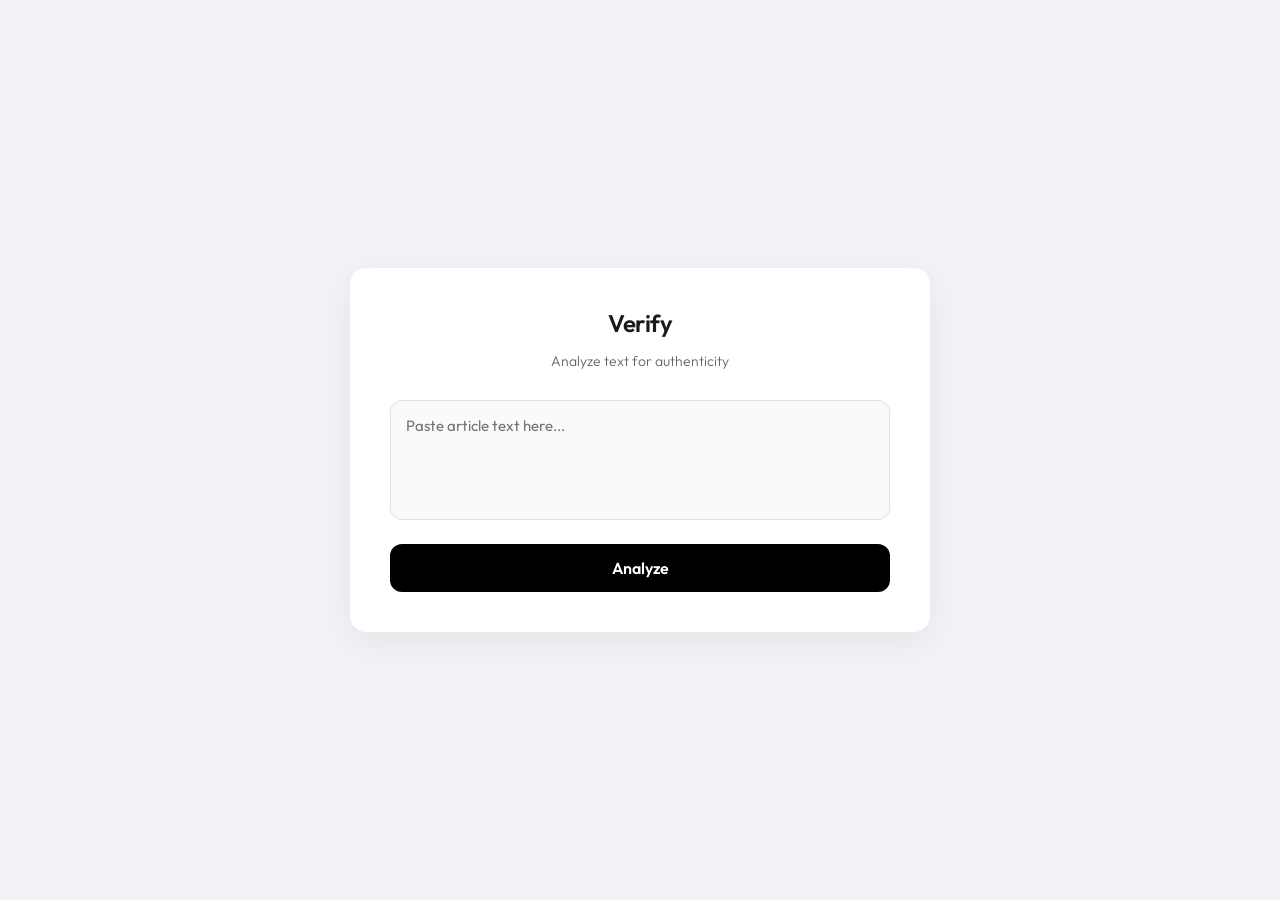
<file: template/index.html>
<!DOCTYPE html>
<html lang="en">
<head>
    <meta charset="UTF-8">
    <meta name="viewport" content="width=device-width, initial-scale=1.0">
    <title>Truth Filter</title>
    <link href="https://fonts.googleapis.com/css2?family=Outfit:wght@300;400;600&display=swap" rel="stylesheet">
    
    <style>
        :root {
            --bg-color: #f0f2f5;
            --card-bg: #ffffff;
            --text-main: #1a1a1a;
            --text-muted: #666666;
            --accent: #000000;
            --accent-hover: #333333;
        }

        body { 
            font-family: 'Outfit', sans-serif; 
            background-color: var(--bg-color); 
            color: var(--text-main); 
            display: flex; 
            justify-content: center; 
            align-items: center;
            min-height: 100vh;
            margin: 0;
            padding: 20px;
            box-sizing: border-box;
        }

        .container { 
            background: var(--card-bg); 
            padding: 40px; 
            border-radius: 16px; 
            box-shadow: 0 10px 30px rgba(0,0,0,0.05); 
            width: 100%; 
            max-width: 500px; 
            text-align: center;
        }

        h2 { 
            font-weight: 600;
            font-size: 24px;
            margin: 0 0 5px 0; 
            letter-spacing: -0.5px;
        }

        p.subtitle {
            color: var(--text-muted);
            font-weight: 300;
            font-size: 14px;
            margin-bottom: 30px;
        }

        textarea { 
            width: 100%; 
            height: 120px; 
            padding: 15px; 
            border: 1px solid #e1e1e1; 
            border-radius: 12px; 
            box-sizing: border-box; 
            font-family: inherit; 
            font-weight: 400;
            font-size: 15px;
            resize: none; 
            margin-bottom: 20px;
            background-color: #fafafa;
            transition: border 0.3s;
        }

        textarea:focus {
            outline: none;
            border-color: var(--accent);
        }

        button { 
            background-color: var(--accent); 
            color: white; 
            border: none; 
            padding: 14px 24px; 
            font-size: 16px; 
            font-family: inherit;
            font-weight: 600;
            border-radius: 12px; 
            cursor: pointer; 
            width: 100%;
            transition: all 0.2s ease; 
        }

        button:hover { 
            background-color: var(--accent-hover);
            transform: translateY(-1px);
        }

        .result { 
            margin-top: 25px; 
            padding: 20px; 
            border-radius: 12px; 
            font-size: 16px; 
            font-weight: 400;
            display: none; /* Hidden by default */
            justify-content: space-between;
            align-items: center;
        }
        
        .result span { font-weight: 600; font-size: 18px; }
        .result.Fake { display: flex; background-color: #fff0f0; color: #d32f2f; } 
        .result.Real { display: flex; background-color: #f0fdf4; color: #16a34a; } 
        
        .error { color: #d32f2f; font-size: 14px; margin-top: 15px; display: none; }
    </style>
</head>
<body>
    <div class="container">
        <h2>Verify</h2>
        <p class="subtitle">Analyze text for authenticity</p>
        
        <form id="analyzerForm">
            <textarea id="newsText" placeholder="Paste article text here..." required></textarea>
            <button type="submit" id="submitBtn">Analyze</button>
        </form>

        <p class="error" id="errorBlock"></p>

        <div class="result" id="resultBlock">
            <span id="labelOutput"></span>
            <div id="confidenceOutput"></div>
        </div>
    </div>

    <script>
        document.getElementById('analyzerForm').addEventListener('submit', async (e) => {
            e.preventDefault();
            
            const text = document.getElementById('newsText').value;
            const submitBtn = document.getElementById('submitBtn');
            const resultBlock = document.getElementById('resultBlock');
            const errorBlock = document.getElementById('errorBlock');

            // Reset UI states
            errorBlock.style.display = 'none';
            resultBlock.className = 'result'; // Clear Fake/Real classes
            submitBtn.textContent = 'Analyzing...';
            submitBtn.disabled = true;

            try {
                // Fetching data directly from your running background Flask app
                const response = await fetch('http://127.0.0.1:5000/api/analyze', {
                    method: 'POST',
                    headers: { 'Content-Type': 'application/json' },
                    body: JSON.stringify({ news_text: text })
                });

                const data = await response.json();

                if (!response.ok) {
                    throw new Error(data.error || 'Server error occurred.');
                }

                // Update and show results block
                document.getElementById('labelOutput').textContent = data.display_label;
                document.getElementById('confidenceOutput').textContent = `${(data.score * 100).toFixed(1)}% confident`;
                resultBlock.classList.add(data.display_label);

            } catch (err) {
                errorBlock.textContent = err.message;
                errorBlock.style.display = 'block';
            } finally {
                submitBtn.textContent = 'Analyze';
                submitBtn.disabled = false;
            }
        });
    </script>
</body>
</html>
</file>
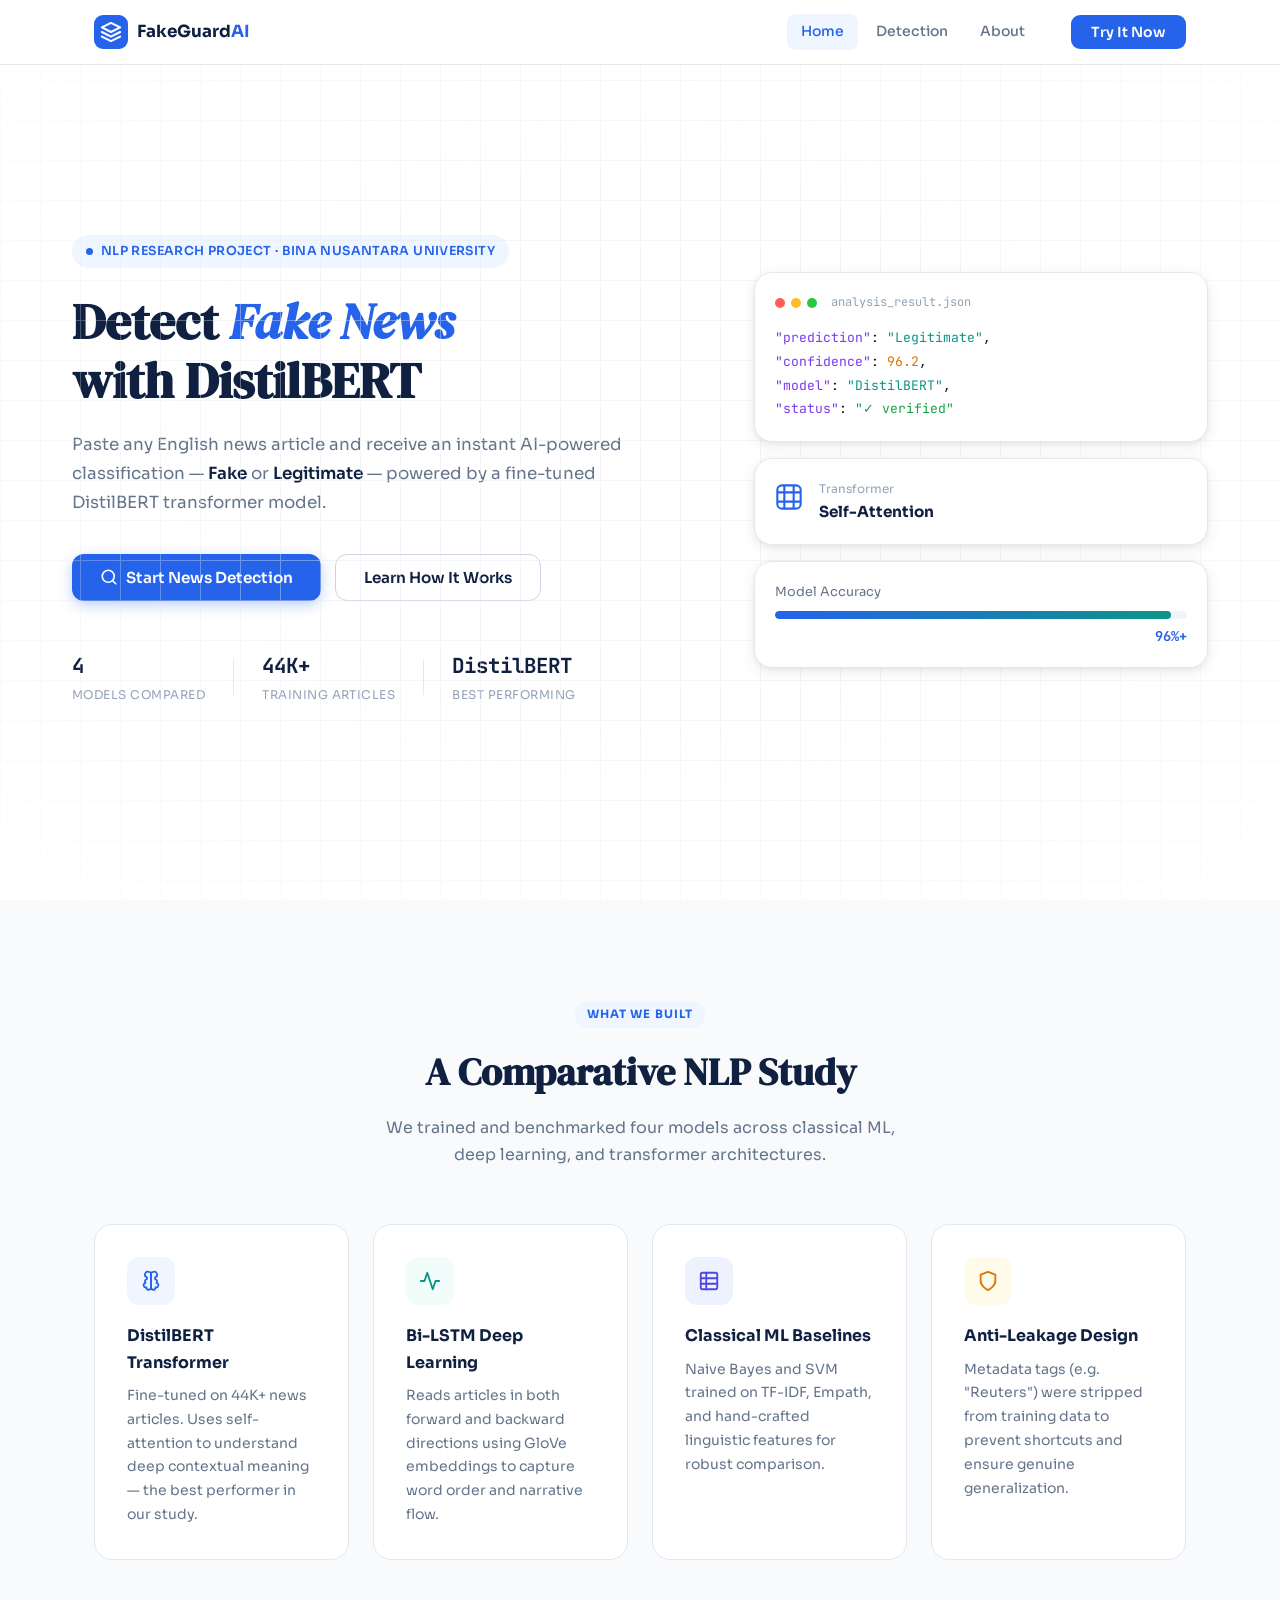
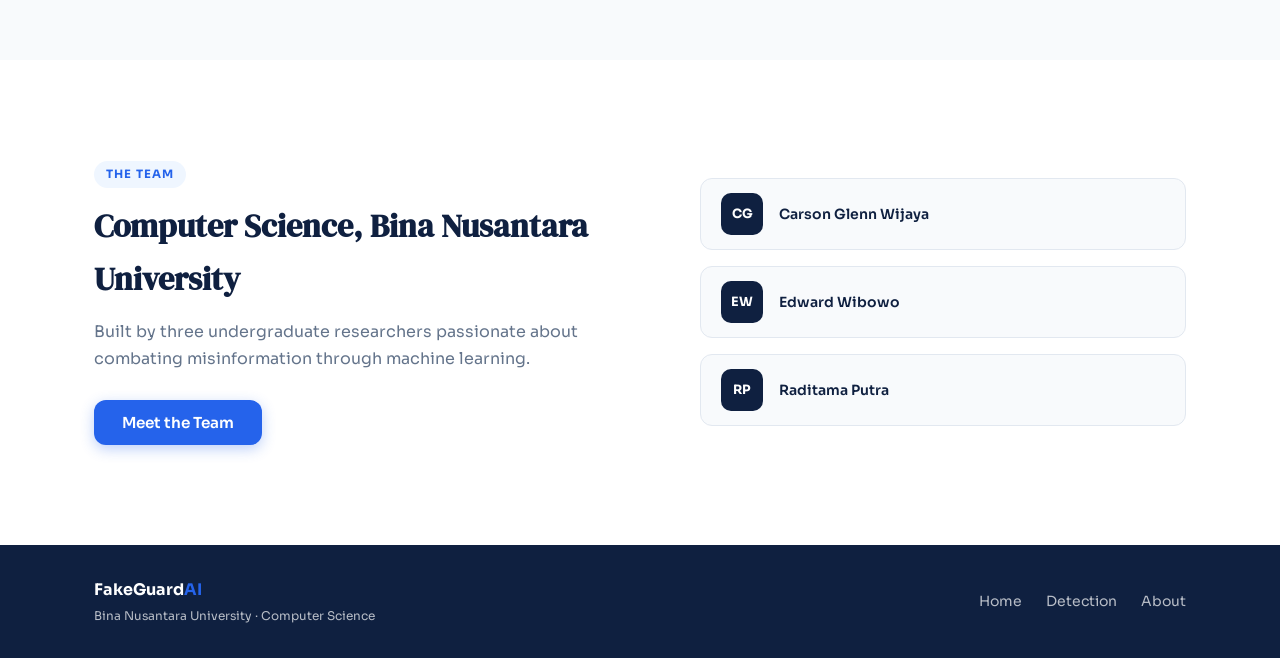
<file: frontend/public/index.html>
<!DOCTYPE html>
<html lang="en">
<head>
  <meta charset="UTF-8" />
  <meta name="viewport" content="width=device-width, initial-scale=1.0" />
  <title>Fake News Detection — DistilBERT</title>
  <link rel="stylesheet" href="style.css" />
  <link rel="preconnect" href="https://fonts.googleapis.com" />
  <link rel="preconnect" href="https://fonts.gstatic.com" crossorigin />
  <link href="https://fonts.googleapis.com/css2?family=Sora:wght@300;400;500;600;700&family=DM+Serif+Display:ital@0;1&family=JetBrains+Mono:wght@400;500&display=swap" rel="stylesheet" />
</head>
<body>

  <!-- ===== NAVBAR ===== -->
  <nav class="navbar" id="navbar">
    <div class="nav-container">
      <a href="#home" class="nav-logo" onclick="showPage('home')">
        <span class="logo-icon">
          <svg width="22" height="22" viewBox="0 0 24 24" fill="none" stroke="currentColor" stroke-width="2.2" stroke-linecap="round" stroke-linejoin="round">
            <path d="M12 2L2 7l10 5 10-5-10-5z"/><path d="M2 17l10 5 10-5"/><path d="M2 12l10 5 10-5"/>
          </svg>
        </span>
        <span class="logo-text">FakeGuard<span class="logo-accent">AI</span></span>
      </a>
      <div class="nav-links" id="navLinks">
        <a href="#" class="nav-link active" data-page="home" onclick="showPage('home')">Home</a>
        <a href="#" class="nav-link" data-page="detect" onclick="showPage('detect')">Detection</a>
        <a href="#" class="nav-link" data-page="about" onclick="showPage('about')">About</a>
      </div>
      <button class="nav-cta" onclick="showPage('detect')">Try It Now</button>
      <button class="hamburger" id="hamburger" aria-label="Toggle menu">
        <span></span><span></span><span></span>
      </button>
    </div>
  </nav>

  <!-- ===== PAGE: HOME ===== -->
  <div class="page active" id="page-home">

    <!-- Hero -->
    <section class="hero" id="home">
      <div class="hero-bg-grid"></div>
      <div class="hero-content">
        <div class="hero-badge">
          <span class="badge-dot"></span>
          NLP Research Project · Bina Nusantara University
        </div>
        <h1 class="hero-title">
          Detect <em>Fake News</em><br>with DistilBERT
        </h1>
        <p class="hero-subtitle">
          Paste any English news article and receive an instant AI-powered classification — <strong>Fake</strong> or <strong>Legitimate</strong> — powered by a fine-tuned DistilBERT transformer model.
        </p>
        <div class="hero-actions">
          <button class="btn-primary" onclick="showPage('detect')">
            <svg width="18" height="18" viewBox="0 0 24 24" fill="none" stroke="currentColor" stroke-width="2.2" stroke-linecap="round" stroke-linejoin="round"><circle cx="11" cy="11" r="8"/><path d="m21 21-4.35-4.35"/></svg>
            Start News Detection
          </button>
          <button class="btn-ghost" onclick="showPage('about')">Learn How It Works</button>
        </div>
        <div class="hero-stats">
          <div class="stat">
            <span class="stat-num">4</span>
            <span class="stat-label">Models Compared</span>
          </div>
          <div class="stat-divider"></div>
          <div class="stat">
            <span class="stat-num">44K+</span>
            <span class="stat-label">Training Articles</span>
          </div>
          <div class="stat-divider"></div>
          <div class="stat">
            <span class="stat-num">DistilBERT</span>
            <span class="stat-label">Best Performing</span>
          </div>
        </div>
      </div>
      <div class="hero-visual">
        <div class="visual-card main-card">
          <div class="vc-header">
            <span class="vc-dot red"></span>
            <span class="vc-dot yellow"></span>
            <span class="vc-dot green"></span>
            <span class="vc-title">analysis_result.json</span>
          </div>
          <div class="vc-body">
            <pre class="code-block"><span class="code-key">"prediction"</span>: <span class="code-str">"Legitimate"</span>,
<span class="code-key">"confidence"</span>: <span class="code-num">96.2</span>,
<span class="code-key">"model"</span>: <span class="code-str">"DistilBERT"</span>,
<span class="code-key">"status"</span>: <span class="code-green">"✓ verified"</span></pre>
          </div>
        </div>
        <div class="visual-card chip-card">
          <div class="chip-icon">
            <svg width="28" height="28" viewBox="0 0 24 24" fill="none" stroke="currentColor" stroke-width="1.8"><rect x="2" y="2" width="20" height="20" rx="4"/><path d="M8 2v20M16 2v20M2 8h20M2 16h20"/></svg>
          </div>
          <div>
            <div class="chip-label">Transformer</div>
            <div class="chip-value">Self-Attention</div>
          </div>
        </div>
        <div class="visual-card accuracy-card">
          <div class="acc-label">Model Accuracy</div>
          <div class="acc-bar-wrap">
            <div class="acc-bar" style="--w:96%"></div>
          </div>
          <div class="acc-num">96%+</div>
        </div>
      </div>
    </section>

    <!-- Features -->
    <section class="features">
      <div class="container">
        <div class="section-header">
          <span class="section-tag">What We Built</span>
          <h2>A Comparative NLP Study</h2>
          <p>We trained and benchmarked four models across classical ML, deep learning, and transformer architectures.</p>
        </div>
        <div class="features-grid">
          <div class="feature-card">
            <div class="feature-icon blue">
              <svg width="22" height="22" viewBox="0 0 24 24" fill="none" stroke="currentColor" stroke-width="2" stroke-linecap="round" stroke-linejoin="round"><path d="M9.5 2A2.5 2.5 0 0 1 12 4.5v15a2.5 2.5 0 0 1-4.96-.46 2.5 2.5 0 0 1-1.004-4.964 2.5 2.5 0 0 1 1.5-4.055V8A2.5 2.5 0 0 1 9.5 2Z"/><path d="M14.5 2A2.5 2.5 0 0 0 12 4.5v15a2.5 2.5 0 0 0 4.96-.46 2.5 2.5 0 0 0 1.004-4.964A2.5 2.5 0 0 0 16.5 10V8A2.5 2.5 0 0 0 14.5 2Z"/></svg>
            </div>
            <h3>DistilBERT Transformer</h3>
            <p>Fine-tuned on 44K+ news articles. Uses self-attention to understand deep contextual meaning — the best performer in our study.</p>
          </div>
          <div class="feature-card">
            <div class="feature-icon teal">
              <svg width="22" height="22" viewBox="0 0 24 24" fill="none" stroke="currentColor" stroke-width="2" stroke-linecap="round" stroke-linejoin="round"><polyline points="22 12 18 12 15 21 9 3 6 12 2 12"/></svg>
            </div>
            <h3>Bi-LSTM Deep Learning</h3>
            <p>Reads articles in both forward and backward directions using GloVe embeddings to capture word order and narrative flow.</p>
          </div>
          <div class="feature-card">
            <div class="feature-icon indigo">
              <svg width="22" height="22" viewBox="0 0 24 24" fill="none" stroke="currentColor" stroke-width="2" stroke-linecap="round" stroke-linejoin="round"><rect x="3" y="3" width="18" height="18" rx="2"/><path d="M3 9h18M3 15h18M9 3v18"/></svg>
            </div>
            <h3>Classical ML Baselines</h3>
            <p>Naive Bayes and SVM trained on TF-IDF, Empath, and hand-crafted linguistic features for robust comparison.</p>
          </div>
          <div class="feature-card">
            <div class="feature-icon amber">
              <svg width="22" height="22" viewBox="0 0 24 24" fill="none" stroke="currentColor" stroke-width="2" stroke-linecap="round" stroke-linejoin="round"><path d="M12 22s8-4 8-10V5l-8-3-8 3v7c0 6 8 10 8 10z"/></svg>
            </div>
            <h3>Anti-Leakage Design</h3>
            <p>Metadata tags (e.g. "Reuters") were stripped from training data to prevent shortcuts and ensure genuine generalization.</p>
          </div>
        </div>
      </div>
    </section>

    <!-- Team Preview -->
    <section class="team-preview">
      <div class="container">
        <div class="tp-inner">
          <div class="tp-text">
            <span class="section-tag">The Team</span>
            <h2>Computer Science, Bina Nusantara University</h2>
            <p>Built by three undergraduate researchers passionate about combating misinformation through machine learning.</p>
            <button class="btn-primary" onclick="showPage('about'); setTimeout(()=>{ document.getElementById('team-section').scrollIntoView({behavior:'smooth'}); }, 300)">Meet the Team</button>
          </div>
          <div class="tp-members">
            <div class="tp-member">
              <div class="tp-avatar">CG</div>
              <div class="tp-name">Carson Glenn Wijaya</div>
            </div>
            <div class="tp-member">
              <div class="tp-avatar">EW</div>
              <div class="tp-name">Edward Wibowo</div>
            </div>
            <div class="tp-member">
              <div class="tp-avatar">RP</div>
              <div class="tp-name">Raditama Putra</div>
            </div>
          </div>
        </div>
      </div>
    </section>

  </div><!-- /page-home -->

  <!-- ===== PAGE: DETECT ===== -->
  <div class="page" id="page-detect">
    <section class="detect-section">
      <div class="container">
        <div class="detect-header">
          <span class="section-tag">Live Demo</span>
          <h2>News Article Analyzer</h2>
          <p>Paste a full English news article below. The model will analyze its content and classify it.</p>
        </div>

        <div class="detect-layout">
          <!-- Input Panel -->
          <div class="input-panel">
            <div class="input-card">
              <div class="input-card-header">
                <svg width="18" height="18" viewBox="0 0 24 24" fill="none" stroke="currentColor" stroke-width="2" stroke-linecap="round" stroke-linejoin="round"><path d="M14 2H6a2 2 0 0 0-2 2v16a2 2 0 0 0 2 2h12a2 2 0 0 0 2-2V8z"/><polyline points="14 2 14 8 20 8"/><line x1="16" y1="13" x2="8" y2="13"/><line x1="16" y1="17" x2="8" y2="17"/><polyline points="10 9 9 9 8 9"/></svg>
                Paste News Article
              </div>
              <textarea
                id="newsInput"
                class="news-textarea"
                placeholder="Paste an English news article here...&#10;&#10;Example: 'WASHINGTON — The Senate passed a sweeping bill on Thursday that would...'"
                spellcheck="false"
              ></textarea>
              <div class="input-meta">
                <span id="charCount">0 characters</span>
                <button class="btn-clear" id="clearBtn" onclick="clearInput()">Clear</button>
              </div>
              <button class="btn-analyze" id="analyzeBtn" onclick="analyzeArticle()">
                <svg width="18" height="18" viewBox="0 0 24 24" fill="none" stroke="currentColor" stroke-width="2.2" stroke-linecap="round" stroke-linejoin="round"><circle cx="11" cy="11" r="8"/><path d="m21 21-4.35-4.35"/></svg>
                Analyze News Article
              </button>
            </div>
          </div>

          <!-- Result Panel -->
          <div class="result-panel" id="resultPanel">

            <!-- Idle State -->
            <div class="result-idle" id="resultIdle">
              <div class="idle-icon">
                <svg width="48" height="48" viewBox="0 0 24 24" fill="none" stroke="currentColor" stroke-width="1.4" stroke-linecap="round" stroke-linejoin="round"><circle cx="12" cy="12" r="10"/><path d="M12 8v4"/><path d="M12 16h.01"/></svg>
              </div>
              <p class="idle-text">Your analysis result will appear here after you submit an article.</p>
            </div>

            <!-- Loading State -->
            <div class="result-loading" id="resultLoading" style="display:none;">
              <div class="spinner"></div>
              <p class="loading-text">Analyzing article<span class="dots"></span></p>
              <p class="loading-sub">DistilBERT is processing your text</p>
            </div>

            <!-- Result: Legitimate -->
            <div class="result-card result-legit" id="resultLegit" style="display:none;">
              <div class="result-icon-wrap legit-icon-bg">
                <svg width="36" height="36" viewBox="0 0 24 24" fill="none" stroke="currentColor" stroke-width="2.2" stroke-linecap="round" stroke-linejoin="round"><path d="M12 22s8-4 8-10V5l-8-3-8 3v7c0 6 8 10 8 10z"/><polyline points="9 12 11 14 15 10"/></svg>
              </div>
              <div class="result-label">Prediction Result</div>
              <div class="result-verdict legit-text">LEGITIMATE NEWS</div>
              <div class="confidence-wrap">
                <div class="confidence-label">Confidence Score</div>
                <div class="confidence-bar-bg">
                  <div class="confidence-bar legit-bar" id="legitBar"></div>
                </div>
                <div class="confidence-val" id="legitScore"></div>
              </div>
              <p class="result-explanation">Based on the model prediction, this article is classified as <strong>Legitimate News</strong>. The content aligns with patterns of credible reporting identified during training.</p>
              <div class="result-meta">
                <span>Model: DistilBERT</span>
                <span id="legitTime"></span>
              </div>
            </div>

            <!-- Result: Fake -->
            <div class="result-card result-fake" id="resultFake" style="display:none;">
              <div class="result-icon-wrap fake-icon-bg">
                <svg width="36" height="36" viewBox="0 0 24 24" fill="none" stroke="currentColor" stroke-width="2.2" stroke-linecap="round" stroke-linejoin="round"><circle cx="12" cy="12" r="10"/><line x1="12" y1="8" x2="12" y2="12"/><line x1="12" y1="16" x2="12.01" y2="16"/></svg>
              </div>
              <div class="result-label">Prediction Result</div>
              <div class="result-verdict fake-text">FAKE NEWS</div>
              <div class="confidence-wrap">
                <div class="confidence-label">Confidence Score</div>
                <div class="confidence-bar-bg">
                  <div class="confidence-bar fake-bar" id="fakeBar"></div>
                </div>
                <div class="confidence-val" id="fakeScore"></div>
              </div>
              <p class="result-explanation">Based on the model prediction, this article is classified as <strong>Fake News</strong>. The content exhibits linguistic patterns commonly associated with misinformation detected during training.</p>
              <div class="result-meta">
                <span>Model: DistilBERT</span>
                <span id="fakeTime"></span>
              </div>
            </div>

          </div>
        </div>

        <!-- Disclaimer -->
        <p class="detect-disclaimer">
          ⚠️ This is a university demonstration project. Results are simulated on the frontend. Backend integration is pending.
        </p>
      </div>
    </section>
  </div><!-- /page-detect -->

  <!-- ===== PAGE: ABOUT ===== -->
  <div class="page" id="page-about">
    <section class="about-hero">
      <div class="container">
        <span class="section-tag">Research Overview</span>
        <h2>About This Project</h2>
        <p class="about-intro">A comparative NLP study evaluating machine learning, deep learning, and transformer-based approaches for automated fake news detection.</p>
      </div>
    </section>

    <section class="about-body">
      <div class="container about-container">

        <!-- About Project -->
        <div class="about-block">
          <div class="about-block-icon blue">
            <svg width="22" height="22" viewBox="0 0 24 24" fill="none" stroke="currentColor" stroke-width="2" stroke-linecap="round" stroke-linejoin="round"><path d="M2 3h6a4 4 0 0 1 4 4v14a3 3 0 0 0-3-3H2z"/><path d="M22 3h-6a4 4 0 0 0-4 4v14a3 3 0 0 1 3-3h7z"/></svg>
          </div>
          <div class="about-block-content">
            <h3>What is Fake News?</h3>
            <p>Fake news refers to deliberately fabricated or misleading information intended to deceive readers and influence public opinion. The rapid growth of digital platforms has made fake news one of the most pressing challenges of the information age — it spreads faster than corrections and can cause real-world harm.</p>
            <p>Automated detection is critical because manual fact-checking cannot scale to the volume of content published online every day. NLP models like DistilBERT can analyze textual patterns at speed and scale no human team could match.</p>
          </div>
        </div>

        <!-- Model Information -->
        <div class="about-block">
          <div class="about-block-icon teal">
            <svg width="22" height="22" viewBox="0 0 24 24" fill="none" stroke="currentColor" stroke-width="2" stroke-linecap="round" stroke-linejoin="round"><rect x="2" y="2" width="20" height="20" rx="4"/><path d="M8 2v20M16 2v20M2 8h20M2 16h20"/></svg>
          </div>
          <div class="about-block-content">
            <h3>About DistilBERT</h3>
            <p>DistilBERT is a compact, faster version of Google's BERT (Bidirectional Encoder Representations from Transformers) language model. Think of it as an AI that has read millions of web pages and learned how language works — it understands not just individual words, but the <em>meaning</em> formed by words in context.</p>
            <p>For fake news detection, we fine-tuned DistilBERT on our specific dataset, teaching it the subtle linguistic differences between credible journalism and fabricated content — things like sensationalist phrasing, emotional manipulation, and lack of factual grounding.</p>
            <div class="model-chips">
              <span class="model-chip">Self-Attention Mechanism</span>
              <span class="model-chip">Contextual Embeddings</span>
              <span class="model-chip">Transfer Learning</span>
              <span class="model-chip">Fine-Tuned on Kaggle Dataset</span>
            </div>
          </div>
        </div>

        <!-- Preprocessing Pipeline -->
        <div class="about-block full-width">
          <div class="about-block-icon indigo">
            <svg width="22" height="22" viewBox="0 0 24 24" fill="none" stroke="currentColor" stroke-width="2" stroke-linecap="round" stroke-linejoin="round"><polyline points="22 12 18 12 15 21 9 3 6 12 2 12"/></svg>
          </div>
          <div class="about-block-content">
            <h3>Preprocessing Pipeline</h3>
            <p>Before feeding text to the model, each article goes through a cleaning pipeline to reduce noise and improve classification quality.</p>
            <div class="pipeline">
              <div class="pipeline-step">
                <div class="ps-num">01</div>
                <div class="ps-body">
                  <div class="ps-title">Lowercasing</div>
                  <div class="ps-desc">All text converted to lowercase for uniform token matching.</div>
                </div>
              </div>
              <div class="pipeline-arrow">→</div>
              <div class="pipeline-step">
                <div class="ps-num">02</div>
                <div class="ps-body">
                  <div class="ps-title">URL & IP Removal</div>
                  <div class="ps-desc">Web addresses and IP strings stripped to prevent irrelevant features.</div>
                </div>
              </div>
              <div class="pipeline-arrow">→</div>
              <div class="pipeline-step">
                <div class="ps-num">03</div>
                <div class="ps-body">
                  <div class="ps-title">Metadata Cleaning</div>
                  <div class="ps-desc">Publisher headers (e.g. "Reuters") removed to prevent data leakage.</div>
                </div>
              </div>
              <div class="pipeline-arrow">→</div>
              <div class="pipeline-step">
                <div class="ps-num">04</div>
                <div class="ps-body">
                  <div class="ps-title">Punctuation Removal</div>
                  <div class="ps-desc">Special characters cleaned for traditional models (preserved for transformers).</div>
                </div>
              </div>
              <div class="pipeline-arrow">→</div>
              <div class="pipeline-step">
                <div class="ps-num">05</div>
                <div class="ps-body">
                  <div class="ps-title">Tokenization</div>
                  <div class="ps-desc">Text split into tokens; DistilBERT uses its own WordPiece tokenizer.</div>
                </div>
              </div>
            </div>
          </div>
        </div>

        <!-- How Prediction Works -->
        <div class="about-block full-width">
          <div class="about-block-icon amber">
            <svg width="22" height="22" viewBox="0 0 24 24" fill="none" stroke="currentColor" stroke-width="2" stroke-linecap="round" stroke-linejoin="round"><path d="M13 2L3 14h9l-1 8 10-12h-9l1-8z"/></svg>
          </div>
          <div class="about-block-content">
            <h3>How Prediction Works</h3>
            <div class="flow">
              <div class="flow-step">
                <div class="flow-icon">📝</div>
                <div class="flow-label">User Input</div>
                <div class="flow-sub">Raw news article text</div>
              </div>
              <div class="flow-arrow">↓</div>
              <div class="flow-step">
                <div class="flow-icon">🔧</div>
                <div class="flow-label">Preprocessing</div>
                <div class="flow-sub">Clean, normalize, tokenize</div>
              </div>
              <div class="flow-arrow">↓</div>
              <div class="flow-step">
                <div class="flow-icon">🤖</div>
                <div class="flow-label">DistilBERT Model</div>
                <div class="flow-sub">Self-attention encoding</div>
              </div>
              <div class="flow-arrow">↓</div>
              <div class="flow-step">
                <div class="flow-icon">📊</div>
                <div class="flow-label">Softmax Classifier</div>
                <div class="flow-sub">Compute class probabilities</div>
              </div>
              <div class="flow-arrow">↓</div>
              <div class="flow-step highlight-step">
                <div class="flow-icon">✅</div>
                <div class="flow-label">Prediction + Confidence</div>
                <div class="flow-sub">Fake / Legitimate + score</div>
              </div>
            </div>
          </div>
        </div>

        <!-- Team Members -->
        <div class="about-block full-width" id="team-section">
          <div class="about-block-icon rose">
            <svg width="22" height="22" viewBox="0 0 24 24" fill="none" stroke="currentColor" stroke-width="2" stroke-linecap="round" stroke-linejoin="round"><path d="M17 21v-2a4 4 0 0 0-4-4H5a4 4 0 0 0-4 4v2"/><circle cx="9" cy="7" r="4"/><path d="M23 21v-2a4 4 0 0 0-3-3.87"/><path d="M16 3.13a4 4 0 0 1 0 7.75"/></svg>
          </div>
          <div class="about-block-content">
            <h3>Team Members</h3>
            <p>Department of Computer Science · Bina Nusantara University · Tangerang, Indonesia</p>
            <div class="team-grid">
              <div class="member-card">
                <div class="member-avatar">CG</div>
                <div class="member-info">
                  <div class="member-name">Carson Glenn Wijaya</div>
                  <div class="member-email">carson.wijaya@binus.ac.id</div>
                  <div class="member-dept">Dept. of Computer Science</div>
                </div>
              </div>
              <div class="member-card">
                <div class="member-avatar">EW</div>
                <div class="member-info">
                  <div class="member-name">Edward Wibowo</div>
                  <div class="member-email">edward.wibowo001@binus.ac.id</div>
                  <div class="member-dept">Dept. of Computer Science</div>
                </div>
              </div>
              <div class="member-card">
                <div class="member-avatar">RP</div>
                <div class="member-info">
                  <div class="member-name">Raditama Putra</div>
                  <div class="member-email">raditama.putra@binus.ac.id</div>
                  <div class="member-dept">Dept. of Computer Science</div>
                </div>
              </div>
            </div>
          </div>
        </div>

      </div><!-- /about-container -->
    </section>
  </div><!-- /page-about -->

  <!-- Footer -->
  <footer class="footer">
    <div class="container footer-inner">
      <div class="footer-brand">
        <span class="logo-text">FakeGuard<span class="logo-accent">AI</span></span>
        <span class="footer-sub">Bina Nusantara University · Computer Science</span>
      </div>
      <div class="footer-links">
        <a href="#" onclick="showPage('home')">Home</a>
        <a href="#" onclick="showPage('detect')">Detection</a>
        <a href="#" onclick="showPage('about')">About</a>
      </div>
    </div>
  </footer>

  <!-- Back to Top -->
  <button class="back-to-top" id="backToTop" onclick="scrollToTop()" aria-label="Back to top">
    <svg width="18" height="18" viewBox="0 0 24 24" fill="none" stroke="currentColor" stroke-width="2.5" stroke-linecap="round" stroke-linejoin="round"><polyline points="18 15 12 9 6 15"/></svg>
  </button>

  <script src="script.js"></script>
</body>
</html>
</file>
<file: frontend/public/style.css>
/* =============================================
   FakeGuard AI — style.css
   Fake News Detection · Bina Nusantara University
   ============================================= */

/* === CSS VARIABLES === */
:root {
  --navy:      #0f2040;
  --navy-mid:  #1a3560;
  --blue:      #1e4fa8;
  --blue-light:#2563eb;
  --blue-glow: #3b82f6;
  --teal:      #0d9488;
  --indigo:    #4f46e5;
  --amber:     #d97706;
  --rose:      #e11d48;
  --green:     #16a34a;
  --green-light:#dcfce7;
  --red:       #dc2626;
  --red-light: #fee2e2;
  --gray-50:   #f8fafc;
  --gray-100:  #f1f5f9;
  --gray-200:  #e2e8f0;
  --gray-300:  #cbd5e1;
  --gray-400:  #94a3b8;
  --gray-500:  #64748b;
  --gray-700:  #334155;
  --gray-900:  #0f172a;
  --white:     #ffffff;
  --shadow-sm: 0 1px 3px rgba(0,0,0,.06), 0 1px 2px rgba(0,0,0,.04);
  --shadow-md: 0 4px 16px rgba(0,0,0,.08), 0 2px 6px rgba(0,0,0,.05);
  --shadow-lg: 0 10px 40px rgba(0,0,0,.10), 0 4px 12px rgba(0,0,0,.06);
  --shadow-xl: 0 20px 60px rgba(0,0,0,.12);
  --radius-sm: 8px;
  --radius-md: 12px;
  --radius-lg: 18px;
  --radius-xl: 24px;
  --font-sans: 'Sora', sans-serif;
  --font-serif: 'DM Serif Display', serif;
  --font-mono: 'JetBrains Mono', monospace;
}

/* === RESET & BASE === */
*, *::before, *::after { box-sizing: border-box; margin: 0; padding: 0; }

html { scroll-behavior: smooth; font-size: 16px; }

body {
  font-family: var(--font-sans);
  color: var(--gray-900);
  background: var(--white);
  line-height: 1.65;
  -webkit-font-smoothing: antialiased;
}

img { max-width: 100%; display: block; }
a { text-decoration: none; color: inherit; }
button { cursor: pointer; border: none; background: none; font-family: inherit; }

/* === UTILITY === */
.container { max-width: 1140px; margin: 0 auto; padding: 0 24px; }

/* === PAGES === */
.page { display: none; }
.page.active { display: block; }

/* =============================================
   NAVBAR
   ============================================= */
.navbar {
  position: fixed; top: 0; left: 0; right: 0; z-index: 1000;
  background: rgba(255,255,255,0.92);
  backdrop-filter: blur(16px);
  -webkit-backdrop-filter: blur(16px);
  border-bottom: 1px solid var(--gray-200);
  transition: box-shadow .3s;
}
.navbar.scrolled { box-shadow: var(--shadow-md); }
.nav-container {
  max-width: 1140px; margin: 0 auto; padding: 0 24px;
  display: flex; align-items: center; gap: 32px; height: 64px;
}
.nav-logo {
  display: flex; align-items: center; gap: 9px;
  font-weight: 700; font-size: 1.05rem; color: var(--navy);
  flex-shrink: 0;
}
.logo-icon {
  width: 34px; height: 34px;
  background: var(--blue-light); color: var(--white);
  border-radius: 9px;
  display: flex; align-items: center; justify-content: center;
}
.logo-accent { color: var(--blue-light); }
.nav-links { display: flex; gap: 4px; margin-left: auto; }
.nav-link {
  font-size: .875rem; font-weight: 500;
  color: var(--gray-500); padding: 6px 14px; border-radius: 8px;
  transition: color .2s, background .2s;
}
.nav-link:hover { color: var(--navy); background: var(--gray-100); }
.nav-link.active { color: var(--blue-light); background: #eff6ff; }
.nav-cta {
  background: var(--blue-light); color: var(--white);
  padding: 8px 20px; border-radius: 9px;
  font-size: .875rem; font-weight: 600;
  transition: background .2s, transform .15s;
  white-space: nowrap; flex-shrink: 0;
}
.nav-cta:hover { background: var(--blue); transform: translateY(-1px); }
.hamburger {
  display: none; flex-direction: column; gap: 5px;
  padding: 6px; border-radius: 8px;
  transition: background .2s; margin-left: auto;
}
.hamburger:hover { background: var(--gray-100); }
.hamburger span {
  display: block; width: 22px; height: 2px;
  background: var(--navy); border-radius: 2px;
  transition: transform .3s, opacity .3s;
}
.hamburger.open span:nth-child(1) { transform: translateY(7px) rotate(45deg); }
.hamburger.open span:nth-child(2) { opacity: 0; }
.hamburger.open span:nth-child(3) { transform: translateY(-7px) rotate(-45deg); }

/* =============================================
   BUTTONS
   ============================================= */
.btn-primary {
  display: inline-flex; align-items: center; gap: 8px;
  background: var(--blue-light); color: var(--white);
  padding: 13px 28px; border-radius: 12px;
  font-size: .95rem; font-weight: 600;
  transition: background .2s, transform .15s, box-shadow .2s;
  box-shadow: 0 4px 14px rgba(37,99,235,.3);
}
.btn-primary:hover {
  background: var(--blue);
  transform: translateY(-2px);
  box-shadow: 0 6px 20px rgba(37,99,235,.4);
}
.btn-ghost {
  display: inline-flex; align-items: center; gap: 8px;
  background: transparent; color: var(--navy);
  padding: 13px 28px; border-radius: 12px;
  font-size: .95rem; font-weight: 600;
  border: 1.5px solid var(--gray-300);
  transition: border-color .2s, background .2s, transform .15s;
}
.btn-ghost:hover { border-color: var(--blue-light); background: #eff6ff; transform: translateY(-2px); }

/* =============================================
   HERO SECTION
   ============================================= */
.hero {
  min-height: 100vh;
  display: flex; align-items: center;
  padding: 120px 0 80px;
  position: relative;
  overflow: hidden;
  background: var(--white);
}
.hero-bg-grid {
  position: absolute; inset: 0;
  background-image:
    linear-gradient(var(--gray-200) 1px, transparent 1px),
    linear-gradient(90deg, var(--gray-200) 1px, transparent 1px);
  background-size: 40px 40px;
  opacity: .4;
  mask-image: radial-gradient(ellipse 80% 80% at 50% 50%, black 40%, transparent 100%);
}
.hero > .container, .hero {
  display: flex;
  align-items: center;
}
.hero {
  padding-left: 0; padding-right: 0;
}
.hero > * { width: 100%; }

/* Override: hero uses its own layout */
.hero {
  display: grid;
  grid-template-columns: 1fr;
}
.hero .hero-content,
.hero .hero-visual {
  max-width: 1140px;
  margin: 0 auto;
  padding: 0 24px;
}
.hero {
  display: flex;
  flex-direction: row;
  flex-wrap: wrap;
  gap: 60px;
  justify-content: center;
  align-items: center;
  padding: 120px 48px 80px;
}
.hero-content { flex: 1 1 480px; max-width: 560px; }
.hero-visual  { flex: 1 1 360px; max-width: 480px; position: relative; }

.hero-badge {
  display: inline-flex; align-items: center; gap: 8px;
  background: #eff6ff; color: var(--blue-light);
  padding: 6px 14px; border-radius: 100px;
  font-size: .78rem; font-weight: 600; letter-spacing: .03em;
  text-transform: uppercase; margin-bottom: 24px;
}
.badge-dot {
  width: 7px; height: 7px; border-radius: 50%;
  background: var(--blue-light);
  animation: pulse 2s infinite;
}
@keyframes pulse {
  0%, 100% { opacity: 1; transform: scale(1); }
  50% { opacity: .6; transform: scale(.85); }
}
.hero-title {
  font-family: var(--font-serif);
  font-size: clamp(2.2rem, 4vw, 3.3rem);
  line-height: 1.15;
  color: var(--navy);
  margin-bottom: 20px;
}
.hero-title em { font-style: italic; color: var(--blue-light); }
.hero-subtitle {
  font-size: 1.05rem; color: var(--gray-500);
  margin-bottom: 36px; line-height: 1.75;
}
.hero-subtitle strong { color: var(--navy); font-weight: 600; }
.hero-actions { display: flex; gap: 14px; flex-wrap: wrap; margin-bottom: 48px; }

.hero-stats {
  display: flex; align-items: center; gap: 28px;
  flex-wrap: wrap;
}
.stat { display: flex; flex-direction: column; gap: 2px; }
.stat-num { font-family: var(--font-mono); font-size: 1.3rem; font-weight: 700; color: var(--navy); }
.stat-label { font-size: .75rem; color: var(--gray-400); text-transform: uppercase; letter-spacing: .04em; }
.stat-divider { width: 1px; height: 36px; background: var(--gray-200); }

/* Hero Visual Cards */
.hero-visual { display: flex; flex-direction: column; gap: 16px; }
.visual-card {
  background: var(--white);
  border: 1px solid var(--gray-200);
  border-radius: var(--radius-lg);
  box-shadow: var(--shadow-md);
  padding: 20px;
  animation: floatUp .8s ease both;
}
@keyframes floatUp {
  from { opacity: 0; transform: translateY(20px); }
  to   { opacity: 1; transform: translateY(0); }
}
.main-card { animation-delay: .1s; }
.chip-card  { animation-delay: .2s; display: flex; align-items: center; gap: 16px; }
.accuracy-card { animation-delay: .3s; }

.vc-header {
  display: flex; align-items: center; gap: 6px;
  margin-bottom: 14px;
}
.vc-dot {
  width: 10px; height: 10px; border-radius: 50%;
  flex-shrink: 0;
}
.vc-dot.red    { background: #ff5f57; }
.vc-dot.yellow { background: #febc2e; }
.vc-dot.green  { background: #28c840; }
.vc-title { font-size: .75rem; color: var(--gray-400); margin-left: 8px; font-family: var(--font-mono); }

.code-block {
  font-family: var(--font-mono); font-size: .82rem;
  line-height: 1.8; white-space: pre;
}
.code-key   { color: #7c3aed; }
.code-str   { color: var(--teal); }
.code-num   { color: var(--amber); }
.code-green { color: var(--green); }

.chip-icon { color: var(--blue-light); }
.chip-label { font-size: .75rem; color: var(--gray-400); }
.chip-value { font-size: .95rem; font-weight: 700; color: var(--navy); }

.acc-label { font-size: .8rem; color: var(--gray-500); margin-bottom: 8px; }
.acc-bar-wrap {
  background: var(--gray-100); border-radius: 100px;
  height: 8px; overflow: hidden; margin-bottom: 6px;
}
.acc-bar {
  height: 100%; border-radius: 100px;
  background: linear-gradient(90deg, var(--blue-light), var(--teal));
  width: var(--w);
  animation: growBar 1.2s ease .5s both;
}
@keyframes growBar {
  from { width: 0; }
  to   { width: var(--w); }
}
.acc-num { font-family: var(--font-mono); font-size: .85rem; color: var(--blue-light); font-weight: 700; text-align: right; }

/* =============================================
   SECTION SHARED STYLES
   ============================================= */
.section-header { text-align: center; margin-bottom: 56px; }
.section-tag {
  display: inline-block;
  font-size: .72rem; font-weight: 700; letter-spacing: .1em;
  text-transform: uppercase; color: var(--blue-light);
  background: #eff6ff; padding: 4px 12px; border-radius: 100px;
  margin-bottom: 12px;
}
.section-header h2 {
  font-family: var(--font-serif);
  font-size: clamp(1.8rem, 3vw, 2.4rem);
  color: var(--navy); margin-bottom: 12px;
}
.section-header p { color: var(--gray-500); font-size: 1rem; max-width: 520px; margin: 0 auto; }

/* =============================================
   FEATURES SECTION
   ============================================= */
.features { padding: 100px 0; background: var(--gray-50); }
.features-grid {
  display: grid;
  grid-template-columns: repeat(auto-fit, minmax(240px, 1fr));
  gap: 24px;
}
.feature-card {
  background: var(--white);
  border: 1px solid var(--gray-200);
  border-radius: var(--radius-lg);
  padding: 32px;
  transition: transform .2s, box-shadow .2s;
}
.feature-card:hover { transform: translateY(-4px); box-shadow: var(--shadow-lg); }
.feature-icon {
  width: 48px; height: 48px; border-radius: 12px;
  display: flex; align-items: center; justify-content: center;
  margin-bottom: 18px;
}
.feature-icon.blue   { background: #eff6ff; color: var(--blue-light); }
.feature-icon.teal   { background: #f0fdfa; color: var(--teal); }
.feature-icon.indigo { background: #eef2ff; color: var(--indigo); }
.feature-icon.amber  { background: #fffbeb; color: var(--amber); }
.feature-card h3 { font-size: 1rem; font-weight: 700; color: var(--navy); margin-bottom: 8px; }
.feature-card p  { font-size: .875rem; color: var(--gray-500); line-height: 1.7; }

/* =============================================
   TEAM PREVIEW
   ============================================= */
.team-preview { padding: 100px 0; }
.tp-inner {
  display: flex; gap: 80px; align-items: center; flex-wrap: wrap;
}
.tp-text { flex: 1 1 320px; }
.tp-text .section-tag { display: inline-block; margin-bottom: 12px; }
.tp-text h2 {
  font-family: var(--font-serif);
  font-size: clamp(1.6rem, 2.5vw, 2.1rem);
  color: var(--navy); margin-bottom: 14px;
}
.tp-text p { color: var(--gray-500); margin-bottom: 28px; }
.tp-members { flex: 1 1 280px; display: flex; flex-direction: column; gap: 16px; }
.tp-member {
  display: flex; align-items: center; gap: 16px;
  background: var(--gray-50); border: 1px solid var(--gray-200);
  border-radius: var(--radius-md); padding: 14px 20px;
  transition: background .2s;
}
.tp-member:hover { background: #eff6ff; }
.tp-avatar {
  width: 42px; height: 42px; border-radius: 10px;
  background: var(--navy); color: var(--white);
  display: flex; align-items: center; justify-content: center;
  font-weight: 700; font-size: .8rem; flex-shrink: 0;
}
.tp-name { font-size: .875rem; font-weight: 600; color: var(--navy); }

/* =============================================
   DETECTION PAGE
   ============================================= */
.detect-section { padding: 120px 0 80px; min-height: 100vh; }
.detect-header { text-align: center; margin-bottom: 52px; }
.detect-header .section-tag { display: inline-block; margin-bottom: 12px; }
.detect-header h2 {
  font-family: var(--font-serif);
  font-size: clamp(1.9rem, 3vw, 2.6rem);
  color: var(--navy); margin-bottom: 12px;
}
.detect-header p { color: var(--gray-500); max-width: 520px; margin: 0 auto; }

.detect-layout {
  display: grid;
  grid-template-columns: 1fr 1fr;
  gap: 28px;
  align-items: start;
}

/* Input Card */
.input-card {
  background: var(--white);
  border: 1px solid var(--gray-200);
  border-radius: var(--radius-xl);
  padding: 28px;
  box-shadow: var(--shadow-md);
}
.input-card-header {
  display: flex; align-items: center; gap: 8px;
  font-size: .875rem; font-weight: 700; color: var(--navy);
  margin-bottom: 16px;
}
.news-textarea {
  width: 100%; min-height: 320px; resize: vertical;
  background: var(--gray-50); border: 1.5px solid var(--gray-200);
  border-radius: var(--radius-md); padding: 16px;
  font-family: var(--font-sans); font-size: .9rem;
  color: var(--gray-700); line-height: 1.7;
  transition: border-color .2s, box-shadow .2s;
  outline: none;
}
.news-textarea:focus {
  border-color: var(--blue-light);
  box-shadow: 0 0 0 3px rgba(37,99,235,.1);
  background: var(--white);
}
.news-textarea::placeholder { color: var(--gray-400); }
.input-meta {
  display: flex; justify-content: space-between; align-items: center;
  margin: 10px 0 16px; font-size: .78rem; color: var(--gray-400);
}
.btn-clear {
  font-size: .78rem; color: var(--gray-400); font-weight: 500;
  padding: 3px 8px; border-radius: 6px;
  transition: color .2s, background .2s;
}
.btn-clear:hover { color: var(--red); background: var(--red-light); }
.btn-analyze {
  width: 100%; padding: 14px;
  background: var(--blue-light); color: var(--white);
  border-radius: var(--radius-md); font-size: .95rem; font-weight: 700;
  display: flex; align-items: center; justify-content: center; gap: 8px;
  transition: background .2s, transform .15s, box-shadow .2s;
  box-shadow: 0 4px 14px rgba(37,99,235,.3);
}
.btn-analyze:hover {
  background: var(--blue); transform: translateY(-2px);
  box-shadow: 0 6px 20px rgba(37,99,235,.4);
}
.btn-analyze:active { transform: translateY(0); }

/* Result Panel */
.result-panel {
  min-height: 460px;
  display: flex; flex-direction: column;
}

/* Idle */
.result-idle {
  flex: 1; display: flex; flex-direction: column;
  align-items: center; justify-content: center; text-align: center;
  background: var(--gray-50); border: 1.5px dashed var(--gray-300);
  border-radius: var(--radius-xl); padding: 48px 32px; gap: 16px;
}
.idle-icon { color: var(--gray-300); }
.idle-text { font-size: .875rem; color: var(--gray-400); max-width: 240px; }

/* Loading */
.result-loading {
  flex: 1; display: flex; flex-direction: column;
  align-items: center; justify-content: center; gap: 20px;
  background: var(--gray-50); border: 1px solid var(--gray-200);
  border-radius: var(--radius-xl); padding: 48px;
}
.spinner {
  width: 44px; height: 44px; border-radius: 50%;
  border: 3px solid var(--gray-200);
  border-top-color: var(--blue-light);
  animation: spin .85s linear infinite;
}
@keyframes spin { to { transform: rotate(360deg); } }
.loading-text {
  font-weight: 700; font-size: 1rem; color: var(--navy);
}
.dots::after {
  content: '';
  animation: dots 1.5s infinite;
}
@keyframes dots {
  0%   { content: ''; }
  33%  { content: '.'; }
  66%  { content: '..'; }
  100% { content: '...'; }
}
.loading-sub { font-size: .8rem; color: var(--gray-400); }

/* Result Cards */
.result-card {
  border-radius: var(--radius-xl); padding: 32px;
  display: flex; flex-direction: column; gap: 18px;
  animation: fadeInUp .5s ease both;
}
@keyframes fadeInUp {
  from { opacity: 0; transform: translateY(16px); }
  to   { opacity: 1; transform: translateY(0); }
}
.result-legit { background: #f0fdf4; border: 1.5px solid #86efac; }
.result-fake  { background: #fff1f2; border: 1.5px solid #fca5a5; }

.result-icon-wrap {
  width: 64px; height: 64px; border-radius: 16px;
  display: flex; align-items: center; justify-content: center;
}
.legit-icon-bg { background: var(--green-light); color: var(--green); }
.fake-icon-bg  { background: var(--red-light); color: var(--red); }

.result-label { font-size: .78rem; font-weight: 700; text-transform: uppercase; letter-spacing: .08em; color: var(--gray-500); }
.result-verdict { font-family: var(--font-mono); font-size: 1.6rem; font-weight: 700; }
.legit-text { color: var(--green); }
.fake-text  { color: var(--red); }

.confidence-wrap { display: flex; flex-direction: column; gap: 8px; }
.confidence-label { font-size: .78rem; color: var(--gray-500); font-weight: 600; }
.confidence-bar-bg {
  background: rgba(255,255,255,.6); border-radius: 100px;
  height: 10px; overflow: hidden;
}
.confidence-bar {
  height: 100%; border-radius: 100px;
  animation: growBar 1s ease .2s both;
}
.legit-bar { background: linear-gradient(90deg, #16a34a, #22c55e); }
.fake-bar  { background: linear-gradient(90deg, #dc2626, #ef4444); }
.confidence-val { font-family: var(--font-mono); font-size: 1.3rem; font-weight: 700; }
.result-legit .confidence-val { color: var(--green); }
.result-fake  .confidence-val { color: var(--red); }

.result-explanation { font-size: .875rem; color: var(--gray-700); line-height: 1.7; }
.result-meta {
  display: flex; justify-content: space-between;
  font-size: .75rem; color: var(--gray-400); font-family: var(--font-mono);
  border-top: 1px solid rgba(0,0,0,.06); padding-top: 14px;
}

.detect-disclaimer {
  text-align: center; margin-top: 32px;
  font-size: .78rem; color: var(--gray-400);
  max-width: 560px; margin-left: auto; margin-right: auto;
}

/* =============================================
   ABOUT PAGE
   ============================================= */
.about-hero {
  padding: 120px 0 48px;
  background: var(--gray-50);
  border-bottom: 1px solid var(--gray-200);
  text-align: center;
}
.about-hero h2 {
  font-family: var(--font-serif);
  font-size: clamp(2rem, 3.5vw, 3rem);
  color: var(--navy); margin: 12px 0 16px;
}
.about-intro { color: var(--gray-500); max-width: 600px; margin: 0 auto; font-size: 1.05rem; }

.about-body { padding: 72px 0 100px; }
.about-container { display: flex; flex-direction: column; gap: 48px; }

.about-block {
  display: flex; gap: 24px; align-items: flex-start;
  background: var(--white);
  border: 1px solid var(--gray-200);
  border-radius: var(--radius-xl);
  padding: 36px 32px;
  box-shadow: var(--shadow-sm);
  transition: box-shadow .2s;
}
.about-block:hover { box-shadow: var(--shadow-md); }
.about-block.full-width { align-items: flex-start; }
.about-block-icon {
  width: 48px; height: 48px; border-radius: 13px; flex-shrink: 0;
  display: flex; align-items: center; justify-content: center;
}
.about-block-icon.blue   { background: #eff6ff; color: var(--blue-light); }
.about-block-icon.teal   { background: #f0fdfa; color: var(--teal); }
.about-block-icon.indigo { background: #eef2ff; color: var(--indigo); }
.about-block-icon.amber  { background: #fffbeb; color: var(--amber); }
.about-block-icon.rose   { background: #fff1f2; color: var(--rose); }
.about-block-content { flex: 1; min-width: 0; }
.about-block-content h3 {
  font-size: 1.15rem; font-weight: 700; color: var(--navy);
  margin-bottom: 12px;
}
.about-block-content p {
  color: var(--gray-600, #4b5563); font-size: .9375rem; line-height: 1.75;
  margin-bottom: 12px;
}
.about-block-content p:last-child { margin-bottom: 0; }

/* Model Chips */
.model-chips { display: flex; flex-wrap: wrap; gap: 8px; margin-top: 16px; }
.model-chip {
  font-size: .75rem; font-weight: 600;
  background: #eff6ff; color: var(--blue-light);
  padding: 5px 12px; border-radius: 100px;
  border: 1px solid #bfdbfe;
}

/* Pipeline */
.pipeline {
  display: flex; flex-wrap: wrap; gap: 0;
  margin-top: 20px; align-items: center;
}
.pipeline-step {
  display: flex; align-items: flex-start; gap: 12px;
  background: var(--gray-50); border: 1px solid var(--gray-200);
  border-radius: var(--radius-md); padding: 14px 16px;
  flex: 1 1 140px; min-width: 130px;
}
.ps-num {
  font-family: var(--font-mono); font-size: .72rem; font-weight: 700;
  color: var(--blue-light); background: #eff6ff;
  padding: 2px 6px; border-radius: 5px; flex-shrink: 0; margin-top: 2px;
}
.ps-title { font-size: .85rem; font-weight: 700; color: var(--navy); margin-bottom: 3px; }
.ps-desc { font-size: .75rem; color: var(--gray-500); line-height: 1.5; }
.pipeline-arrow {
  font-size: 1.1rem; color: var(--gray-400); padding: 0 6px;
  flex-shrink: 0; align-self: center;
}

/* Flow */
.flow { display: flex; flex-direction: column; align-items: flex-start; gap: 0; margin-top: 20px; }
.flow-step {
  display: flex; align-items: center; gap: 16px;
  background: var(--gray-50); border: 1px solid var(--gray-200);
  border-radius: var(--radius-md); padding: 14px 20px;
  width: 100%; max-width: 420px;
  transition: background .2s;
}
.flow-step:hover { background: #eff6ff; }
.highlight-step { background: #eff6ff !important; border-color: #bfdbfe !important; }
.flow-icon { font-size: 1.3rem; flex-shrink: 0; }
.flow-label { font-size: .9rem; font-weight: 700; color: var(--navy); }
.flow-sub { font-size: .75rem; color: var(--gray-400); margin-left: auto; font-family: var(--font-mono); }
.flow-arrow { color: var(--gray-300); padding: 4px 20px; font-size: 1.1rem; }

/* Team Cards */
.team-grid {
  display: grid;
  grid-template-columns: repeat(auto-fit, minmax(240px, 1fr));
  gap: 20px; margin-top: 20px;
}
.member-card {
  display: flex; align-items: center; gap: 16px;
  background: var(--gray-50); border: 1px solid var(--gray-200);
  border-radius: var(--radius-md); padding: 20px;
  transition: transform .2s, box-shadow .2s;
}
.member-card:hover { transform: translateY(-3px); box-shadow: var(--shadow-md); }
.member-avatar {
  width: 52px; height: 52px; border-radius: 14px;
  background: var(--navy); color: var(--white);
  display: flex; align-items: center; justify-content: center;
  font-weight: 800; font-size: .9rem; flex-shrink: 0;
}
.member-name  { font-size: .9rem; font-weight: 700; color: var(--navy); margin-bottom: 3px; }
.member-email { font-size: .72rem; color: var(--blue-light); font-family: var(--font-mono); margin-bottom: 3px; }
.member-dept  { font-size: .72rem; color: var(--gray-400); }

/* =============================================
   FOOTER
   ============================================= */
.footer {
  background: var(--navy); color: rgba(255,255,255,.7);
  padding: 32px 0;
}
.footer-inner {
  display: flex; align-items: center; justify-content: space-between;
  flex-wrap: wrap; gap: 20px;
}
.footer-brand { display: flex; flex-direction: column; gap: 3px; }
.footer-brand .logo-text { font-size: 1rem; font-weight: 700; color: var(--white); }
.footer-sub { font-size: .75rem; }
.footer-links { display: flex; gap: 24px; }
.footer-links a { font-size: .875rem; transition: color .2s; }
.footer-links a:hover { color: var(--white); }

/* =============================================
   BACK TO TOP
   ============================================= */
.back-to-top {
  position: fixed; bottom: 28px; right: 28px; z-index: 999;
  width: 42px; height: 42px; border-radius: 10px;
  background: var(--navy); color: var(--white);
  display: flex; align-items: center; justify-content: center;
  box-shadow: var(--shadow-lg);
  opacity: 0; pointer-events: none;
  transition: opacity .3s, transform .3s;
  transform: translateY(8px);
}
.back-to-top.visible { opacity: 1; pointer-events: all; transform: translateY(0); }
.back-to-top:hover { background: var(--blue-light); }

/* =============================================
   RESPONSIVE
   ============================================= */
@media (max-width: 900px) {
  .hero { flex-direction: column; padding: 100px 24px 60px; gap: 48px; }
  .hero-visual { max-width: 100%; width: 100%; }
  .detect-layout { grid-template-columns: 1fr; }
  .result-panel { min-height: 300px; }
  .result-idle { min-height: 200px; }
  .pipeline { flex-direction: column; }
  .pipeline-arrow { transform: rotate(90deg); }
  .tp-inner { flex-direction: column; gap: 40px; }
}

@media (max-width: 700px) {
  .nav-links { display: none; flex-direction: column; position: absolute;
    top: 64px; left: 0; right: 0;
    background: var(--white); border-bottom: 1px solid var(--gray-200);
    padding: 12px 24px 20px; gap: 2px; box-shadow: var(--shadow-md);
  }
  .nav-links.open { display: flex; }
  .hamburger { display: flex; }
  .nav-cta { display: none; }
  .nav-container { position: relative; }

  .hero-title { font-size: 2rem; }
  .hero-stats { gap: 18px; }

  .about-block { flex-direction: column; }
  .flow-step { flex-wrap: wrap; }
  .flow-sub { margin-left: 0; }
  .team-grid { grid-template-columns: 1fr; }

  .footer-inner { flex-direction: column; text-align: center; }
  .footer-links { justify-content: center; }
}

@media (max-width: 480px) {
  .features-grid { grid-template-columns: 1fr; }
  .hero-actions { flex-direction: column; }
  .btn-primary, .btn-ghost { width: 100%; justify-content: center; }
}
</file>
